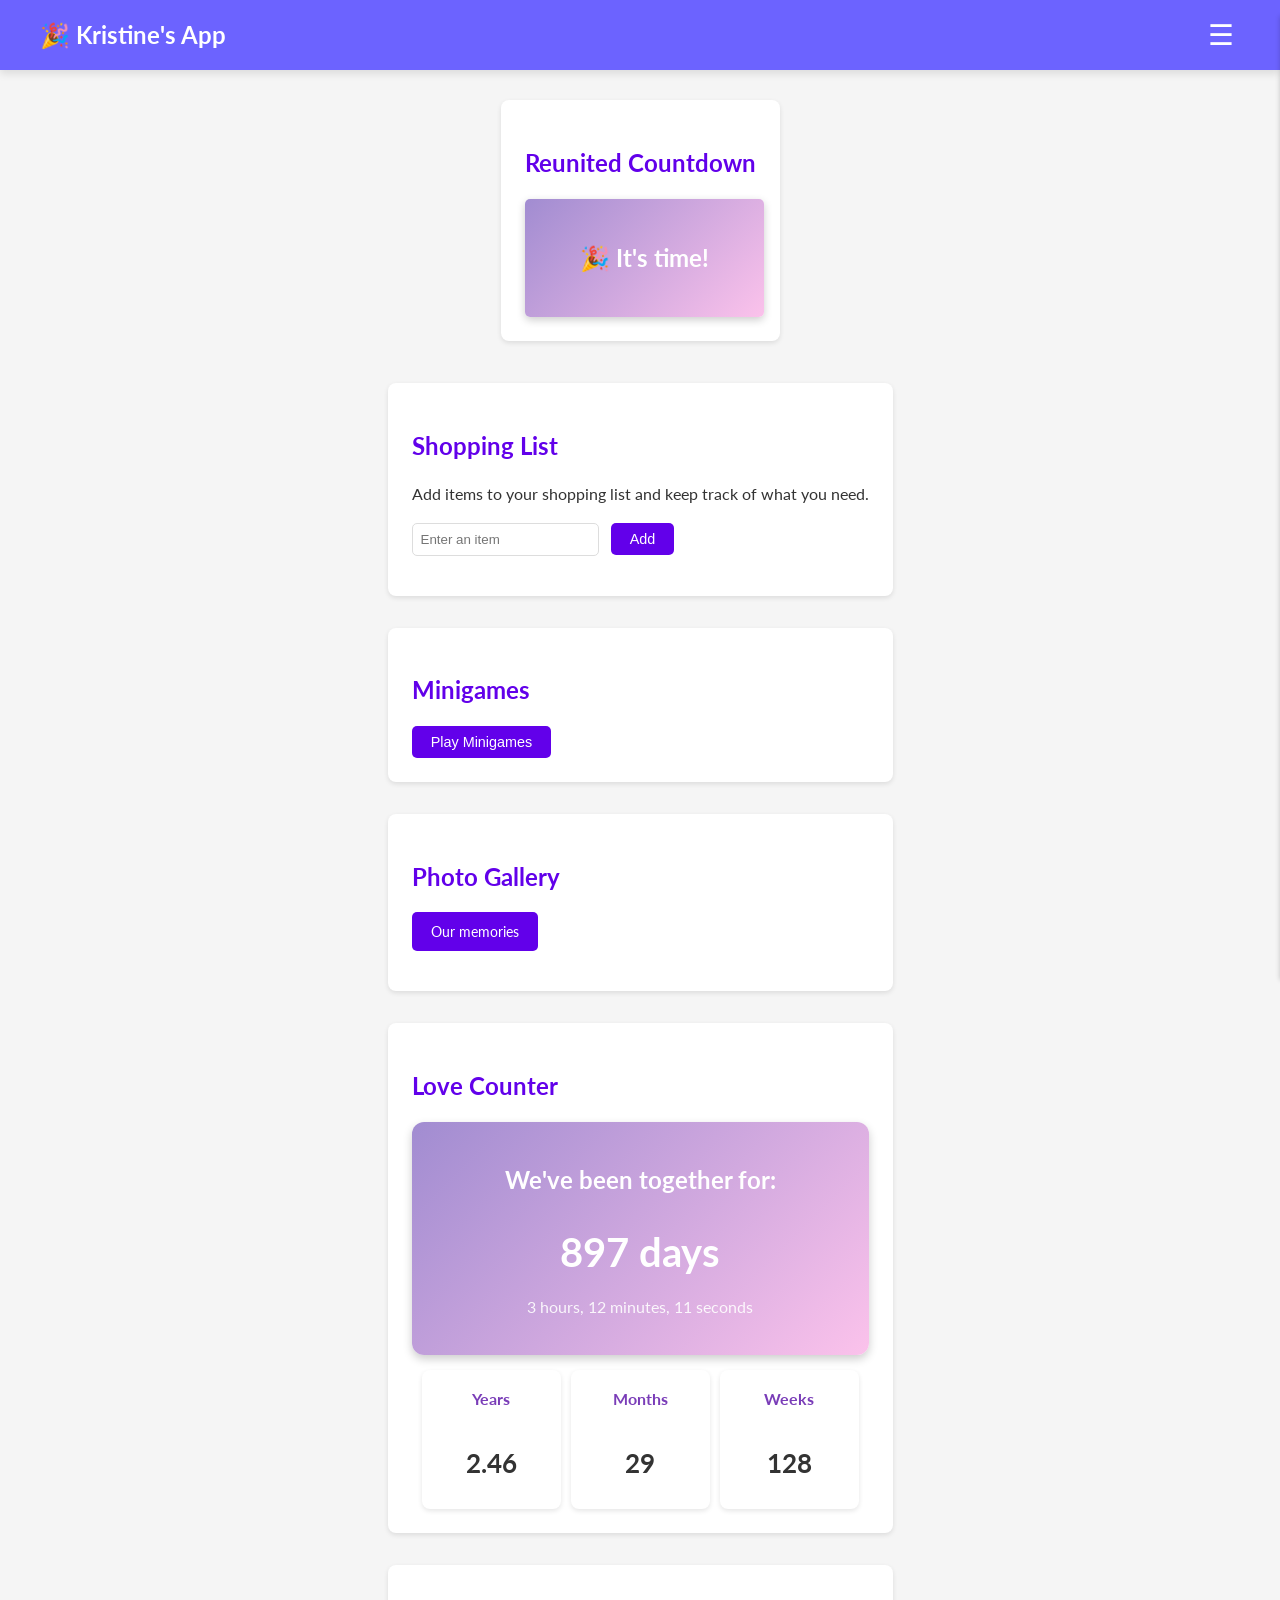
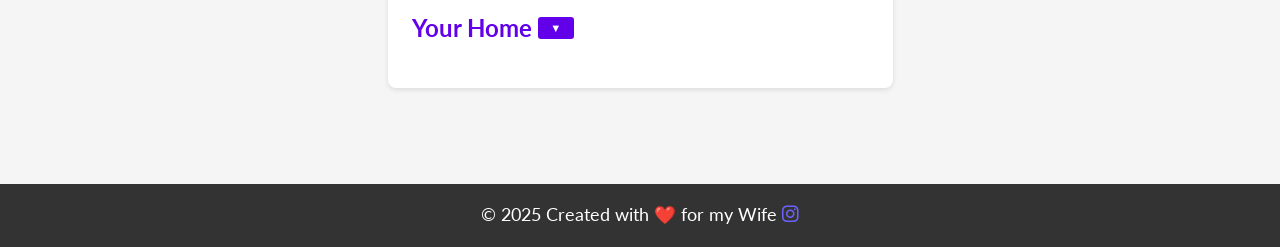
<file: index.html>
<!DOCTYPE html>
<html lang="en">
<head>
    <meta charset="UTF-8">
    <meta name="viewport" content="width=device-width, initial-scale=1.0">
    <meta name="theme-color" content="#ffffff">
    <title>Kristine's Birthday App</title>
    <link rel="stylesheet" href="styles_base.css">
    <link rel="stylesheet" href="styles_header.css">
    <link rel="stylesheet" href="styles_footer.css">
    <link rel="stylesheet" href="styles_minigames.css">
    <link rel="stylesheet" href="styles_love-nest.css">
    <link rel="stylesheet" href="styles_photo-galery.css">
    <link rel="stylesheet" href="styles_love_counter.css">
    <link rel="icon" href="favicon.ico" type="image/x-icon">
    <link rel="stylesheet" href="https://fonts.googleapis.com/css2?family=Lato:wght@400;700&display=swap">
    <link rel="stylesheet" href="https://cdnjs.cloudflare.com/ajax/libs/font-awesome/6.0.0-beta3/css/all.min.css">
</head>


<body>
    <header>
        <nav>
            <div class="logo">🎉 Kristine's App</div>
            <button class="menu-toggle" aria-label="Toggle menu">☰</button>
            <ul class="nav-links">
                <button class="close-menu" aria-label="Close menu">&times;</button>
                <li><a href="#photo-gallery">Photo Gallery</a></li>
                <li><a href="#minigames">Minigames</a></li>
                <li><a href="#shopping-list">Shopping List</a></li>
                <li><a href="#love-counter">Favorite Links</a></li>
                <li><a href="#your-home">Your Home</a></li>
            </ul>
        </nav>
    </header>
    
    <section id="countdown-timer">
        <h1>Reunited Countdown</h1>
        <div class="countdown-box">
            <p id="countdown-display" class="countdown-text">Loading...</p>
        </div>
    </section>
    
    
    <main>
        <section id="shopping-list">
            <h1>Shopping List</h1>
            <p>Add items to your shopping list and keep track of what you need.</p>
            <div>
                <input type="text" id="shopping-item" placeholder="Enter an item" 
                    style="padding: 0.5rem; border-radius: 5px; border: 1px solid #ddd; margin-right: 0.5rem;" />
                <button class="minigame-button" onclick="addItem()">Add</button>
            </div>
            <ul id="shopping-list-items" style="list-style-type: none; padding: 0;"></ul>
        </section>        


        <section id="minigames">
            <h1>Minigames</h1>
            <button class="minigame-button" onclick="openMinigamePopup()">Play Minigames</button>
            <div id="minigame-popup" class="popup hidden">
                <div class="popup-content">
                    <span class="close-button" onclick="closeMinigamePopup()">&times;</span>
                    <div class="game-selection">
                        <h2>Select a Game</h2>
                        <button class="game-option" style="margin-bottom: 1.5rem;" onclick="selectMinigame('who-loves-more')">Who Loves More?</button>
                        <button class="game-option" style="margin-bottom: 1.5rem;" onclick="selectMinigame('spend-time')">Who Should I Spend Time With?</button>
                        <button class="game-option" style="margin-bottom: 2rem;" onclick="selectMinigame('how-many-kisses')">How Many Kisses Do I Get Now?</button>
                    </div>
                    <div class="minigame-container" id="who-loves-more" style="display: none;">
                        <div class="minigame-title">Who loves more?</div>
                        <p>Possible Outcomes:</p>
                        <ul>
                            <li>Kote loves Kris more ❤️</li>
                            <li>Kris loves Kote more ❤️</li>
                            <li>We both love each other equally ❤️</li>
                        </ul>
                        <button class="minigame-button" onclick="playGame('who-loves-more')">Find Out!</button>
                        <div id="who-loves-more-result" class="minigame-result"></div>
                    </div>
                    <div class="minigame-container" id="spend-time" style="display: none;">
                        <div class="minigame-title">Who should I spend time with?</div>
                        <p>Possible Outcomes:</p>
                        <ul>
                            <li>Friends ❤️</li>
                            <li>Family ❤️</li>
                            <li>Hubby ❤️</li>
                        </ul>
                        <button class="minigame-button" onclick="playGame('spend-time')">Decide!</button>
                        <div id="spend-time-result" class="minigame-result"></div>
                    </div>
                    <div class="minigame-container" id="how-many-kisses" style="display: none;">
                        <div class="minigame-title">How many kisses do I get now?</div>
                        <button class="minigame-button" onclick="playGame('how-many-kisses')">Find Out!</button>
                        <div id="how-many-kisses-result" class="minigame-result"></div>
                    </div>
                </div>
            </div>
        </section>

         <section id="photo-gallery">
            <h1>Photo Gallery</h1>
            <p>
                <a href="https://photos.app.goo.gl/hNgsWExybVxbWBzB9" target="_blank" class="minigame-button">Our memories</a>
            </p>
        </section>
        
        
        <section id="love-counter">
            <h1>Love Counter</h1>
            <div class="counter-box">
                <h2>We've been together for:</h2>
                <p id="days-counter" class="main-counter">Loading...</p>
                <p id="detailed-counter" class="small-counter">...</p>
            </div>
        
            <div class="grid-container">
                <div class="grid-item">
                    <h3>Years</h3>
                    <p id="years-counter">...</p>
                </div>
                <div class="grid-item">
                    <h3>Months</h3>
                    <p id="months-counter">...</p>
                </div>
                <div class="grid-item">
                    <h3>Weeks</h3>
                    <p id="weeks-counter">...</p>
                </div>
            </div>
        </section>
        
        

        <section id="your-home">
            <h1>
              Your Home
              <button class="toggle-button" onclick="toggleYourHome()">^</button>
            </h1>
            <div id="your-home-content" class="hidden">
              <iframe
                src="https://www.google.com/maps/embed?pb=!1m18!1m12!1m3!1d270.48120066549217!2d8.602109467459117!3d49.00934170000001!2m3!1f0!2f0!3f0!3m2!1i1024!2i768!4f13.1!3m3!1m2!1s0x47970ae4aba87ffb%3A0x117e1fe549ecdceb!2sSchillerstra%C3%9Fe%2022%2C%2075045%20Walzbachtal!5e1!3m2!1sde!2sde!4v1736178134236!5m2!1sde!2sde"
                allowfullscreen=""
                loading="lazy"
                referrerpolicy="no-referrer-when-downgrade"
              ></iframe>
            </div>
          </section>
    </main>

    <footer>
        <p>&copy; 2025 Created with ❤️ for my Wife
            <a href="https://www.instagram.com/konstantin_jb/" target="_blank" class="instagram-icon">
                <i class="fab fa-instagram"></i>
            </a>
        </p>
    </footer>
    

    <script src="KriScript.js"></script>
    <script src="shoppingList.js"></script>
    <script src="loveCounter.js"></script>
</body>
</html>
</file>
<file: styles_base.css>
body {
    margin: 0;
    font-family: 'Arial', sans-serif;
    color: #333;
    line-height: 1.6;
    background-color: #f9f9f9;
    display: flex;
    flex-direction: column;
    min-height: 100vh;
}

main {
    max-width: 1200px;
    margin: 2rem auto;
    padding: 0 1rem;
    flex: 1;
}

section {
    margin-bottom: 2rem;
    padding: 1.5rem;
    background: #fff;
    box-shadow: 0 2px 5px rgba(0, 0, 0, 0.1);
    border-radius: 8px;
}

section h1 {
    color: #6200ea;
    margin-bottom: 1rem;
}

#your-home iframe {
    width: 100%;
    height: 300px;
    border: 0;
  }

  @media (min-width: 768px) {
    #your-home iframe {
      height: 450px;
    }
  }

  #shopping-list-items li {
    display: flex;
    align-items: center;
    justify-content: space-between;
    margin-bottom: 0.5rem;
    padding: 0.5rem;
    border: 1px solid #ddd;
    border-radius: 5px;
    background-color: #f9f9f9;
}

#shopping-list-items li span {
    flex: 1; /* Text nimmt den verfügbaren Platz ein */
    margin-right: 1rem;
}


#countdown-timer {
  margin-top: 30px;
  text-align: center;
  background: #fff;
  padding: 1.5rem;
  border-radius: 8px;
  box-shadow: 0 2px 5px rgba(0, 0, 0, 0.1);
  margin-bottom: 0.6rem;
  max-width: 600px;
  margin-left: auto;
  margin-right: auto;
}

#countdown-timer h1 {
  color: #6200ea;
  font-size: 1.5rem;
  margin-bottom: 1rem;
}

.countdown-box {
  font-size: 1.5rem;
  font-weight: bold;
  color: #fff;
  padding: 1rem;
  background: linear-gradient(135deg, #a18cd1, #fbc2eb);
  border-radius: 5px;
  display: inline-block;
  box-shadow: 0 3px 8px rgba(0, 0, 0, 0.2);
  width: 90%;
  max-width: 400px;
}
</file>
<file: styles_header.css>
header {
    background: #6c63ff;
    color: #fff;
    padding: 1rem 0;
    position: sticky;
    top: 0;
    z-index: 1000;
    box-shadow: 0 4px 8px rgba(0, 0, 0, 0.1);
}

nav {
    display: flex;
    justify-content: space-between;
    align-items: center;
    max-width: 1200px;
    margin: 0 auto;
    padding: 0 1rem;
}

.logo {
    font-size: 1.5rem;
    font-weight: bold;
    display: flex;
    align-items: center;
    gap: 0.5rem;
}

.menu-toggle {
    display: block;
    background: none;
    border: none;
    font-size: 1.8rem;
    color: #fff;
    cursor: pointer; /* Zeigt den Klick-Cursor */
}

.nav-links {
    list-style: none;
    display: flex;
    flex-direction: column;
    gap: 1rem;
    position: fixed;
    top: 0;
    right: -300px; /* Startposition (außerhalb des Bildschirms) */
    width: 250px;
    height: 100%;
    background: #292b2c;
    padding: 2rem 1.5rem;
    box-shadow: -2px 0 5px rgba(0, 0, 0, 0.2);
    transition: right 0.3s ease-in-out;
    z-index: 1001;
}

.nav-links.active {
    right: 0; /* Schiebt das Menü ins Bild */
}

.nav-links li {
    text-align: left;
}

/* Links und Hover-Effekte */
.nav-links li a {
    color: #fff;
    text-decoration: none;
    font-size: 1.2rem;
    font-weight: 500;
    padding: 0.5rem 1rem;
    border-radius: 5px;
    transition: background 0.3s ease, color 0.3s ease;
    cursor: pointer; /* Zeigt den Klick-Cursor */
}

.nav-links li a:hover {
    background: #6200ea !important;
    color: #fff !important;
}

/* Schließen-Button */
.close-menu {
    background: none;
    border: none;
    color: #fff;
    font-size: 1.5rem;
    position: absolute;
    top: 1rem;
    right: 1rem;
    cursor: pointer; /* Zeigt den Klick-Cursor */
}

/* Overlay für das Schließen durch Klicken außerhalb */
.menu-overlay {
    display: none;
    pointer-events: none;
    position: fixed;
    top: 0;
    left: 0;
    width: 100%;
    height: 100%;
    background: rgba(0, 0, 0, 0.5);
    z-index: 1000;
}

.menu-overlay.active {
    display: block;
    pointer-events: auto;
}
</file>
<file: styles_footer.css>
footer {
    background: #333;
    color: #fff;
    text-align: center;
    padding: 1.1rem;
    margin-top: 2rem;
    flex-shrink: 0;
    font-size: 1.1rem;
}

footer p {
    margin: 0;
}

.instagram-icon i {
    color: #6c63ff; /* Farbe an den Header anpassen */
    font-size: 1.2rem; /* Größe des Icons */
    transition: color 0.3s ease; /* Glatter Farbwechsel bei Hover */
}

.instagram-icon i:hover {
    color: #fff; /* Farbe beim Hover ändern, z. B. auf Weiß */
}
</file>
<file: styles_minigames.css>
.minigame-container {
    text-align: center;
    padding: 2rem;
    background: linear-gradient(135deg, #f3e5f5, #e1bee7);
    box-shadow: 0 4px 8px rgba(0, 0, 0, 0.2);
    border-radius: 10px;
    margin-top: 1rem;
    animation: fadeIn 0.5s ease-in-out;
}

.minigame-title {
    font-size: 2rem;
    color: #4a148c;
    font-weight: bold;
    margin-bottom: 1rem;
}

.minigame-button,
.game-option {
    font-size: 1.2rem;
    color: #fff;
    background-color: #6200ea;
    padding: 0.8rem 1.5rem;
    border: none;
    border-radius: 5px;
    cursor: pointer;
    transition: background-color 0.3s ease, transform 0.2s ease;
}

.minigame-button:hover,
.game-option:hover {
    background-color: #3700b3;
    transform: scale(1.1);
}

.minigame-result {
    margin-top: 1.5rem;
    font-size: 1.6rem;
    font-weight: bold;
    color: #4a148c;
    opacity: 0;
    animation: fadeIn 1s ease-in-out forwards;
}

.popup {
    position: fixed;
    top: 0;
    left: 0;
    width: 100%;
    height: 100%;
    background: rgba(0, 0, 0, 0.8);
    display: flex;
    justify-content: center;
    align-items: center;
    z-index: 1000;
}

.popup.hidden {
    display: none;
}

.popup-content {
    background: white;
    padding: 2rem;
    border-radius: 10px;
    position: relative;
    text-align: center;
    box-shadow: 0 4px 6px rgba(0, 0, 0, 0.2);
    max-width: 90%;
    width: 400px;
}

.close-button {
    position: absolute;
    top: 10px;
    right: 10px;
    font-size: 1.5rem;
    color: #333;
    cursor: pointer;
    transition: color 0.3s ease;
}

.close-button:hover {
    color: #6200ea;
}
</file>
<file: styles_love-nest.css>
.hidden {
    display: none;
}

.toggle-button {
    background-color: #6200ea;
    color: white;
    border: none;
    border-radius: 3px;
    padding: 0.3rem 0.8rem;
    font-size: 0.7rem;
    cursor: pointer;
    transition: background-color 0.3s ease, transform 0.2s ease;
    position: relative;
    top: -5px;
}

.toggle-button:hover {
    background-color: #3700b3;
    transform: scale(1.1);
}

#love-nest-content {
    overflow: hidden;
    transition: max-height 0.5s ease-out;
}

#love-nest-content.hidden {
    max-height: 0;
}

/* Animations */
@keyframes fadeIn {
    from {
        opacity: 0;
        transform: translateY(-10px);
    }
    to {
        opacity: 1;
        transform: translateY(0);
    }
}
</file>
<file: styles_photo-galery.css>
.minigame-button,
    .game-option {
        font-size: 0.9rem;
        color: #fff;
        background-color: #6200ea;
        padding: 0.5rem 1.2rem;
        border: none;
        border-radius: 5px;
        cursor: pointer;
        text-decoration: none; /* Entfernt die Standard-Link-Unterstreichung */
        text-align: center; /* Zentriert den Text im Button */
        display: inline-block; /* Verhindert, dass der Button wie ein Inline-Link aussieht */
        transition: background-color 0.3s ease, transform 0.2s ease;
    }

    .minigame-button:hover,
    .game-option:hover {
        background-color: #3700b3;
        transform: scale(1.1);
    }
</file>
<file: styles_love_counter.css>
/* Allgemeine Stile */
body {
    font-family: 'Lato', sans-serif;
    margin: 0;
    padding: 0;
    background-color: #f5f5f5;
}

/* Counter Box */
.counter-box {
    background: linear-gradient(135deg, #a18cd1, #fbc2eb);
    color: white;
    text-align: center;
    padding: 20px;
    border-radius: 12px;
    box-shadow: 0 4px 10px rgba(0, 0, 0, 0.2);
    margin-bottom: 15px;
}

.main-counter {
    font-size: 2.5rem;
    font-weight: bold;
    margin: 10px 0;
}

.small-counter {
    font-size: 1rem;
    opacity: 0.9;
    margin-top: 10px;
}

/* Grid-Container für Jahre, Monate, Wochen */
.grid-container {
    display: flex;
    justify-content: center; /* Elemente zentrieren */
    gap: 10px;
    margin-top: 15px;
    max-width: 100%; /* Kein Scrollen */
    padding: 0 10px;
}

.grid-item {
    background: #ffffff;
    border-radius: 8px;
    padding: 15px;
    text-align: center;
    box-shadow: 0 2px 5px rgba(0, 0, 0, 0.1);
    flex: 1;
    aspect-ratio: 1 / 1; /* Quadratische Felder */
    min-height: 100px;
    max-height: 120px;
    display: flex;
    flex-direction: column;
    justify-content: center;
    align-items: center;
    max-width: 150px; /* Feste Breite für gleichmäßige Darstellung */
}

/* Titel in Grid-Elementen */
.grid-item h3 {
    margin-bottom: 5px;
    font-size: 1rem;
    color: #7a3db8;
}

/* Werte in Grid-Elementen */
.grid-item p {
    font-size: 1.6rem;
    font-weight: bold;
    color: #333;
}

/* Responsive Design für Handys */
@media (max-width: 600px) {
    .grid-container {
        flex-wrap: wrap; /* Umbrüche nur bei kleinen Bildschirmen */
    }
    .grid-item {
        min-width: 30%; /* Sicherstellen, dass drei Elemente nebeneinander bleiben */
    }
}

/* Noch kleinere Bildschirme: 1 Spalte */
@media (max-width: 400px) {
    .grid-item {
        min-width: 100%;
        max-width: 100%;
    }
}
</file>
